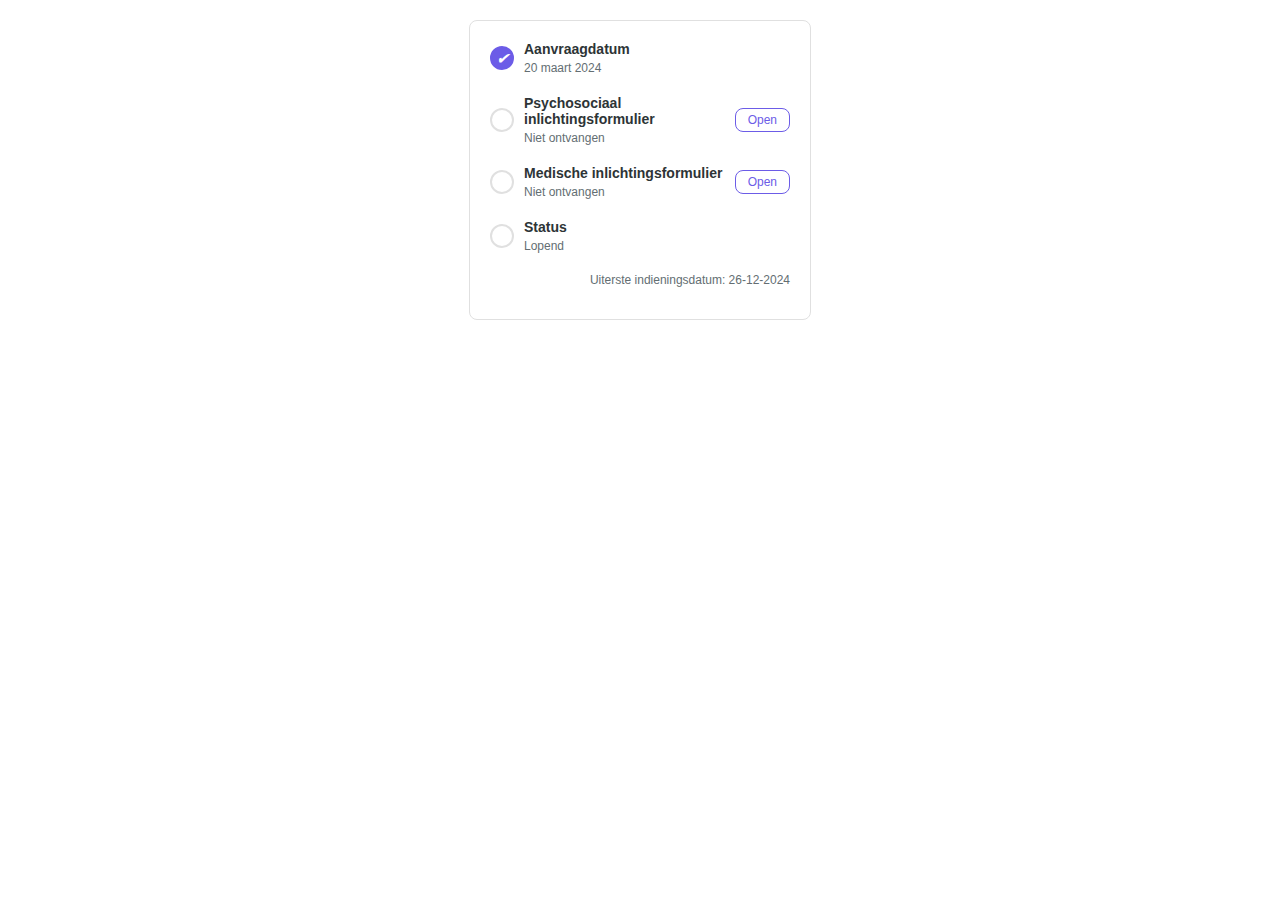
<file: test.html>
<!DOCTYPE html>
<html lang="en">
<head>
    <meta charset="UTF-8">
    <meta name="viewport" content="width=device-width, initial-scale=1.0">
    <title>Document</title>
</head>
<body>
    <style>
        body {
    font-family: Arial, sans-serif;
}

.status-container {
    width: 300px;
    margin: 20px auto;
    padding: 20px;
    border: 1px solid #e0e0e0;
    border-radius: 8px;
    background-color: #fff;
}

.status-item {
    display: flex;
    align-items: center;
    margin-bottom: 20px;
    position: relative;
}

.status-item:last-child {
    margin-bottom: 0;
}

.status-circle {
    width: 20px;
    height: 20px;
    border: 2px solid #e0e0e0;
    border-radius: 50%;
    background-color: #fff;
    display: flex;
    align-items: center;
    justify-content: center;
    color: #e0e0e0;
    margin-right: 10px;
    position: relative;
}

.status-item.completed .status-circle {
    background-color: #6c5ce7;
    color: #fff;
    border-color: #6c5ce7;
}

.status-item.completed .status-circle .check-icon {
    display: block;
}

.status-item:not(.completed) .status-circle .check-icon {
    display: none;
}

.status-text {
    flex: 1;
}

.status-text h3 {
    margin: 0;
    font-size: 14px;
    color: #2d3436;
}

.status-text p {
    margin: 4px 0 0;
    font-size: 12px;
    color: #636e72;
}

.open-btn {
    background-color: #fff;
    border: 1px solid #6c5ce7;
    color: #6c5ce7;
    border-radius: 8px;
    padding: 4px 12px;
    font-size: 12px;
    cursor: pointer;
}

.open-btn:hover {
    background-color: #6c5ce7;
    color: #fff;
}

.deadline {
    font-size: 12px;
    color: #636e72;
    text-align: right;
    margin-top: 20px;
}
    </style>
    <div class="status-container">
        <div class="status-item completed">
            <div class="status-circle"><i class="check-icon">✔</i></div>
            <div class="status-text">
                <h3>Aanvraagdatum</h3>
                <p>20 maart 2024</p>
            </div>
        </div>
        <div class="status-item">
            <div class="status-circle"></div>
            <div class="status-text">
                <h3>Psychosociaal inlichtingsformulier</h3>
                <p>Niet ontvangen</p>
            </div>
            <button class="open-btn">Open</button>
        </div>
        <div class="status-item">
            <div class="status-circle"></div>
            <div class="status-text">
                <h3>Medische inlichtingsformulier</h3>
                <p>Niet ontvangen</p>
            </div>
            <button class="open-btn">Open</button>
        </div>
        <div class="status-item">
            <div class="status-circle"></div>
            <div class="status-text">
                <h3>Status</h3>
                <p>Lopend</p>
            </div>
        </div>
        <p class="deadline">Uiterste indieningsdatum: 26-12-2024</p>
    </div>
    
    
</body>
</html>
</file>
